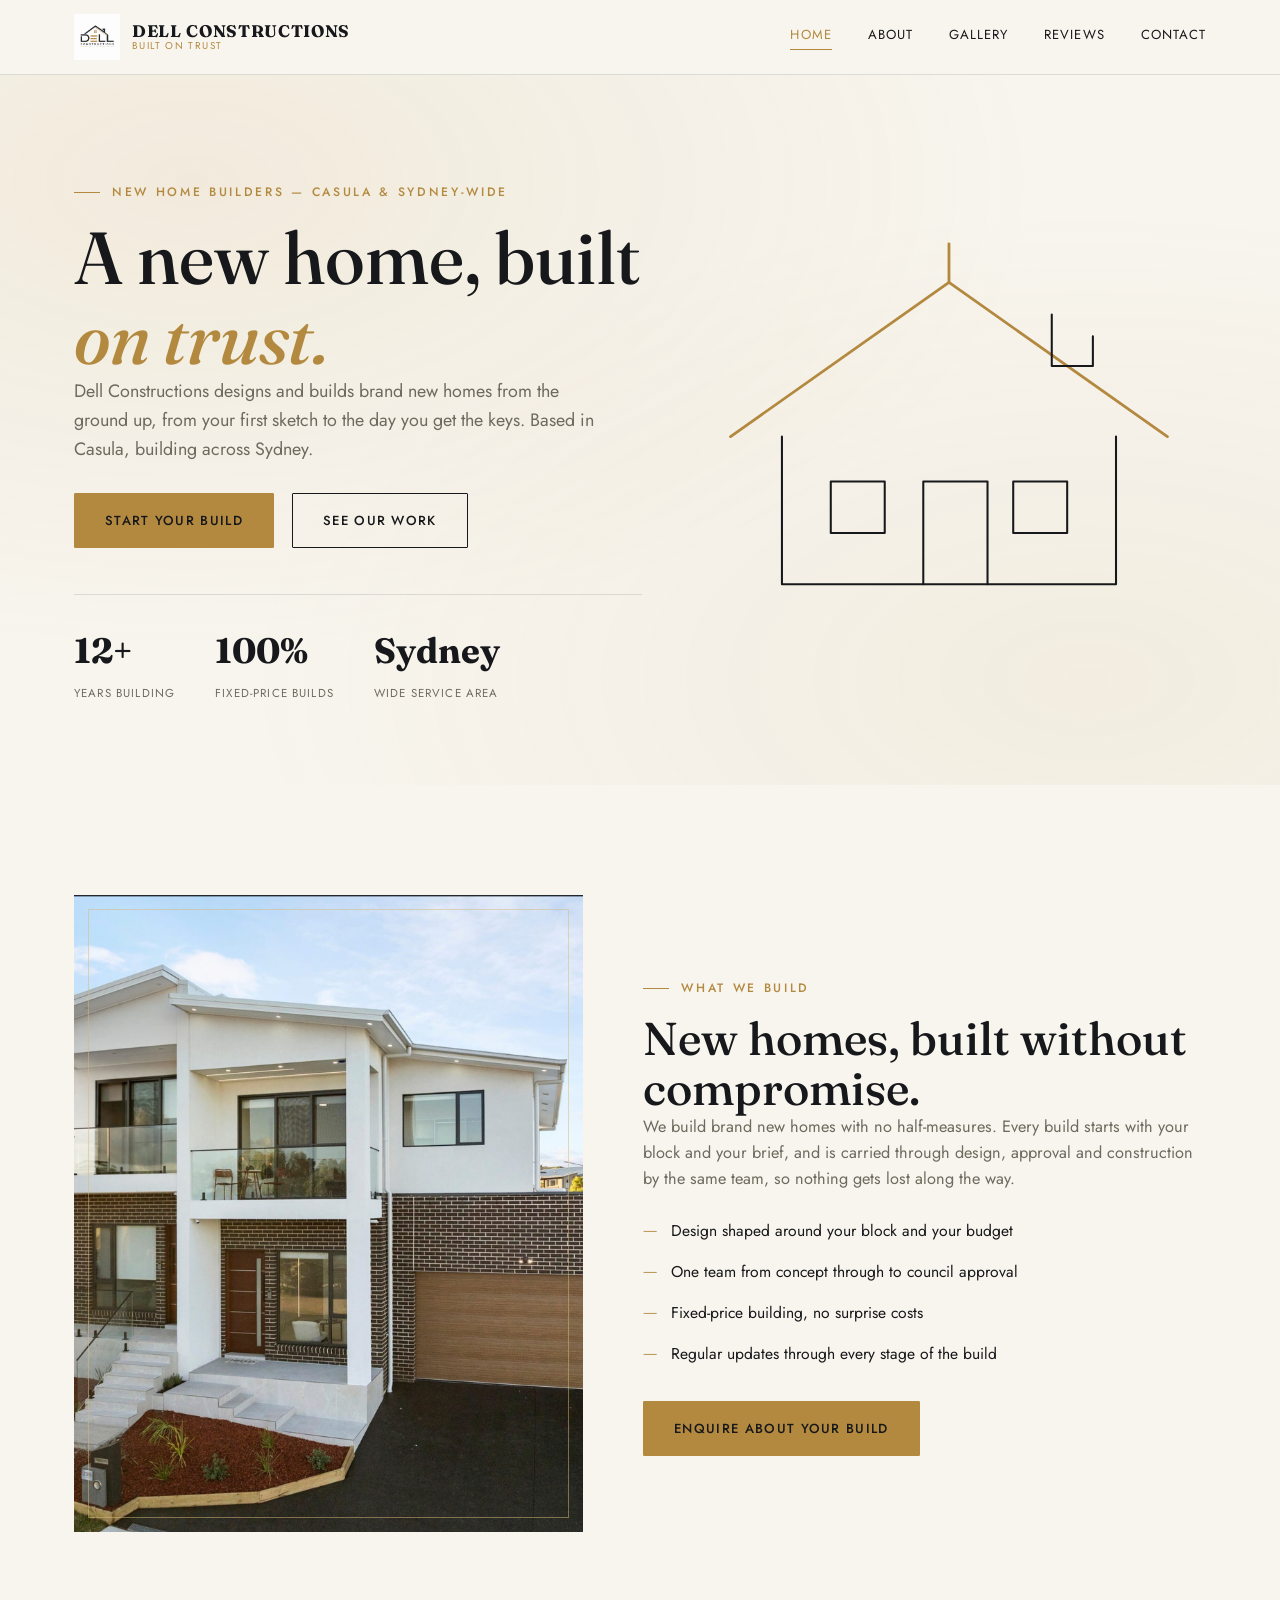
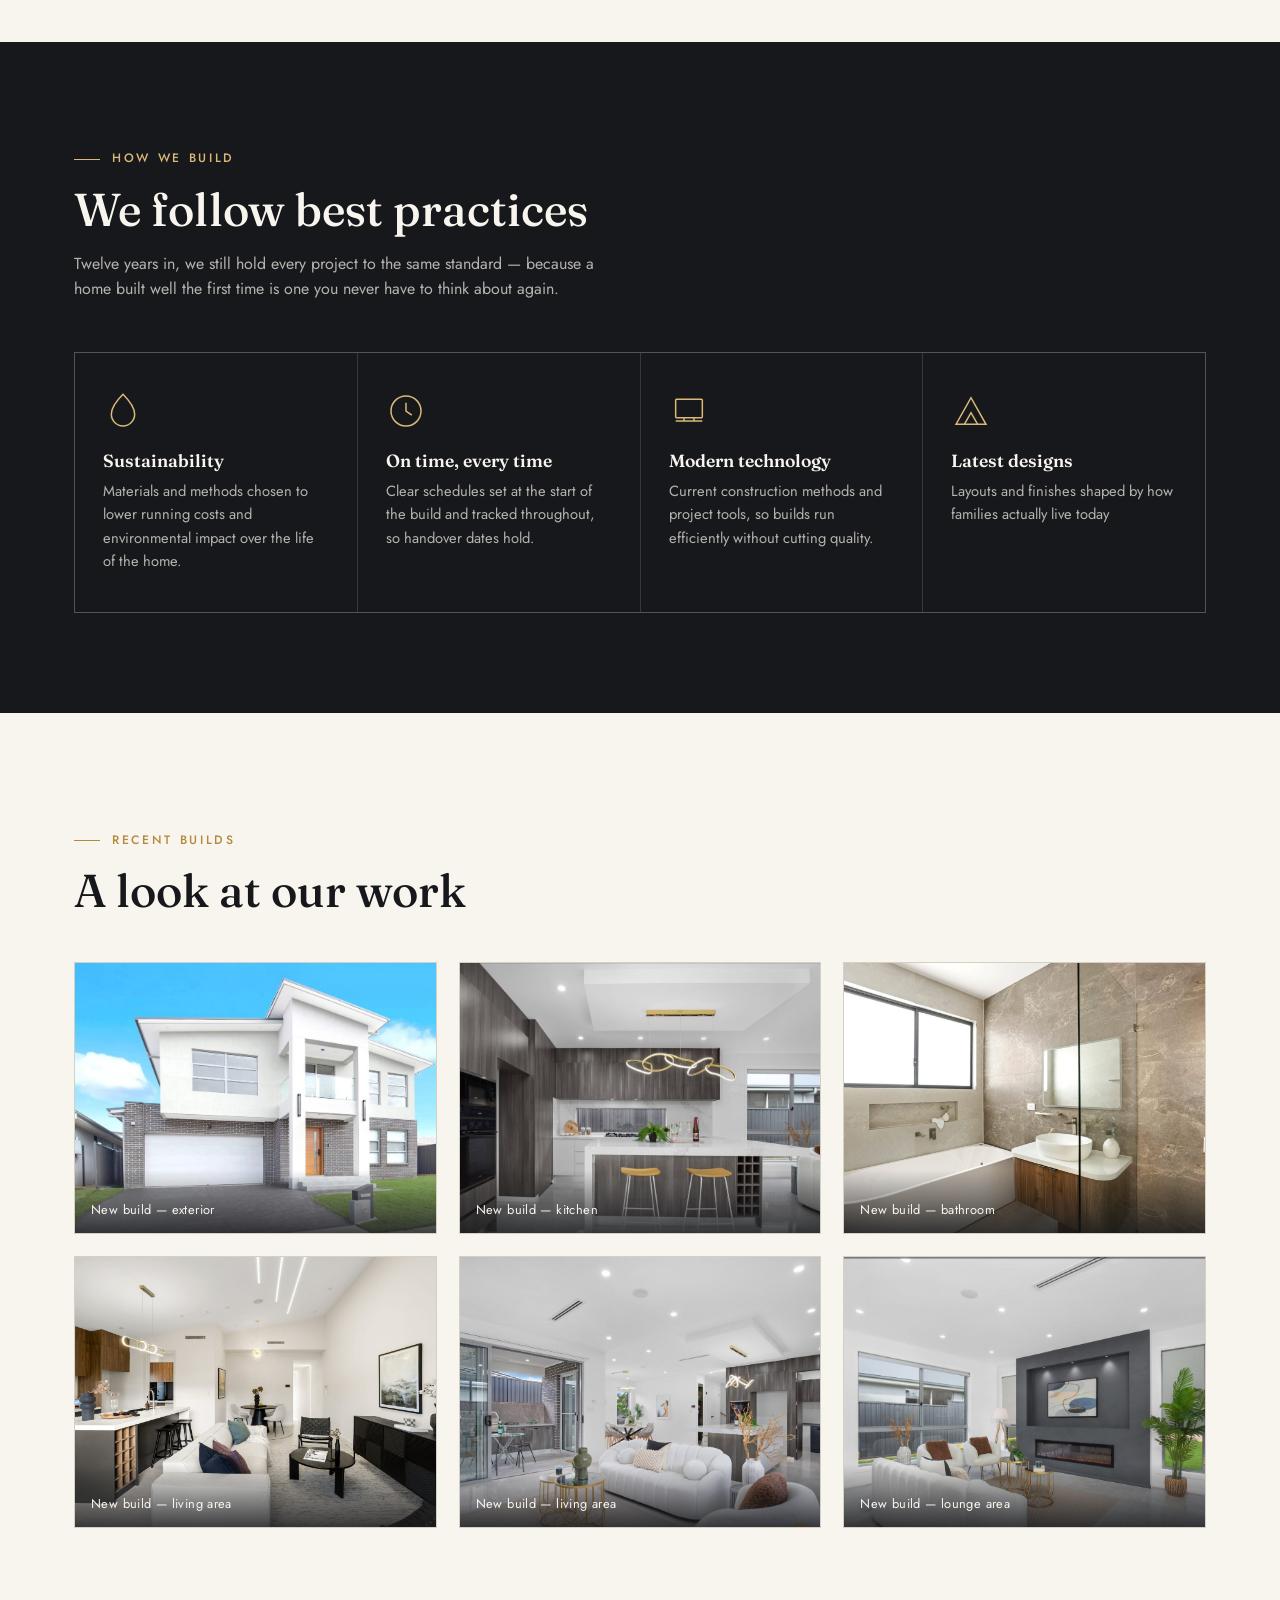
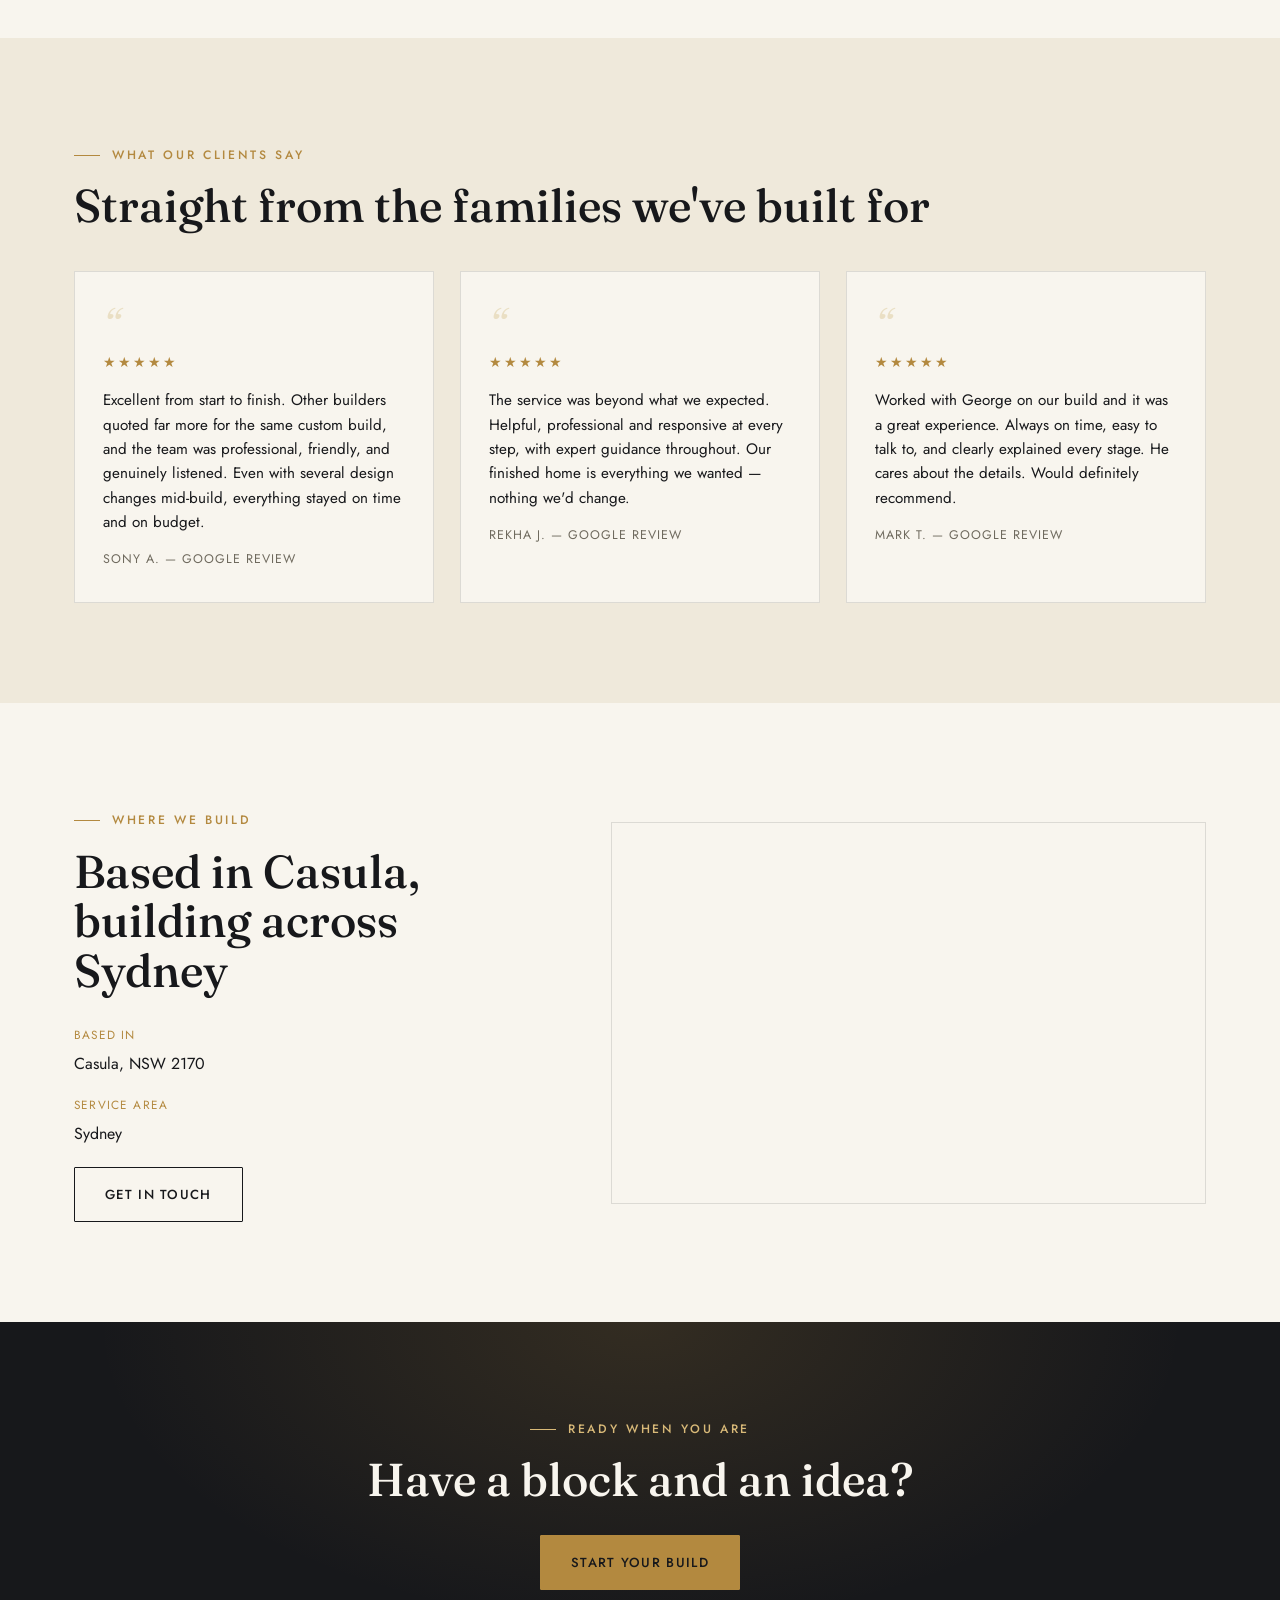
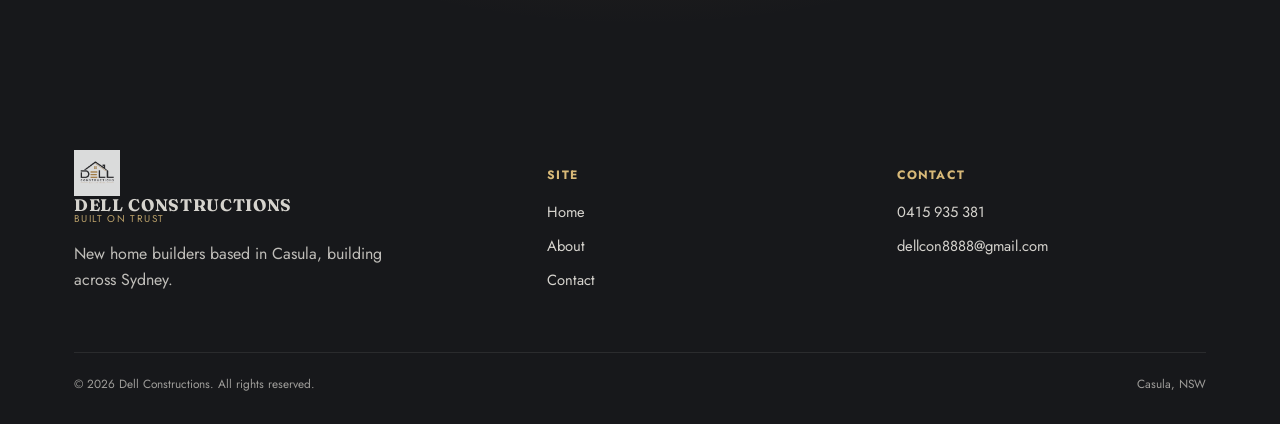
<file: index.html>
<!DOCTYPE html>
<html lang="en">
<head>
<meta charset="UTF-8">
<meta name="viewport" content="width=device-width, initial-scale=1.0">
<title>Dell Constructions | New Home Builders, Sydney</title>
<meta name="description" content="Dell Constructions builds brand new homes across Sydney, from first sketch to handover. Based in Casula, NSW.">
<link rel="icon" href="images/logo.png">
<link rel="preconnect" href="https://fonts.googleapis.com">
<link href="https://fonts.googleapis.com/css2?family=Fraunces:ital,wght@0,400;0,500;0,600;1,500&family=Jost:wght@400;500;600&display=swap" rel="stylesheet">
<link rel="stylesheet" href="style.css">
</head>
<body>

<header class="site-header">
  <div class="container">
    <a href="index.html" class="brand">
      <img src="images/logo.png" alt="Dell Constructions logo">
      <span class="brand-text"><strong>Dell Constructions</strong><span>Built on trust</span></span>
    </a>
    <nav class="main-nav">
      <a href="index.html" class="active">Home</a>
      <a href="about.html">About</a>
      <a href="index.html#gallery">Gallery</a>
      <a href="index.html#reviews">Reviews</a>
      <a href="contact.html">Contact</a>
    </nav>
    <button class="nav-toggle" aria-label="Toggle menu">
      <span></span><span></span><span></span>
    </button>
  </div>
</header>

<section class="hero">
  <div class="container">
    <div class="hero-content reveal">
      <p class="eyebrow">New home builders — Casula &amp; Sydney-wide</p>
      <h1>A new home, built <em>on trust.</em></h1>
      <p class="hero-sub">Dell Constructions designs and builds brand new homes from the ground up, from your first sketch to the day you get the keys. Based in Casula, building across Sydney.</p>
      <div class="hero-cta">
        <a href="contact.html" class="btn-primary">Start your build</a>
        <a href="#gallery" class="btn-ghost">See our work</a>
      </div>
      <div class="hero-stats">
        <div class="stat"><strong data-count="12" data-suffix="+">0</strong><small>Years building</small></div>
        <div class="stat"><strong data-count="100" data-suffix="%">0</strong><small>Fixed-price builds</small></div>
        <div class="stat"><strong>Sydney</strong><small>Wide service area</small></div>
      </div>
    </div>

    <div class="hero-art reveal reveal-delay-1">
      <svg viewBox="0 0 400 320" xmlns="http://www.w3.org/2000/svg">
        <path d="M30 160 L200 40 L370 160" class="gold-line" />
        <path d="M70 160 L70 275 L330 275 L330 160" />
        <path d="M180 275 L180 195 L230 195 L230 275" />
        <path d="M108 195 L150 195 L150 235 L108 235 Z" />
        <path d="M250 195 L292 195 L292 235 L250 235 Z" />
        <path d="M280 65 L280 105 L312 105 L312 82" />
        <line x1="200" y1="40" x2="200" y2="10" class="gold-line" />
      </svg>
    </div>
  </div>
</section>

<section class="feature">
  <div class="container">
  <div class="feature-media reveal">
  <img src="images/exterior2.jpg" alt="Dell Constructions new build">
</div>
    <div class="reveal reveal-delay-1">
      <p class="eyebrow">What we build</p>
      <h2>New homes, built without compromise.</h2>
      <p style="color:var(--muted); font-size:1.02rem;">We build brand new homes with no half-measures. Every build starts with your block and your brief, and is carried through design, approval and construction by the same team, so nothing gets lost along the way.</p>
      <ul class="feature-list">
        <li><span class="mark">—</span> Design shaped around your block and your budget</li>
        <li><span class="mark">—</span> One team from concept through to council approval</li>
        <li><span class="mark">—</span> Fixed-price building, no surprise costs</li>
        <li><span class="mark">—</span> Regular updates through every stage of the build</li>
      </ul>
      <a href="contact.html" class="btn-primary">Enquire about your build</a>
    </div>
  </div>
</section>

<section class="practices">
  <div class="container">
    <p class="eyebrow reveal">How we build</p>
    <h2 class="reveal">We follow best practices</h2>
    <p class="practices-sub reveal">Twelve years in, we still hold every project to the same standard — because a home built well the first time is one you never have to think about again.</p>
    <div class="practices-grid">
      <div class="practice-card reveal">
        <div class="icon"><svg viewBox="0 0 48 48" fill="none" stroke="currentColor" stroke-width="1.8"><path d="M24 4c8 8 14 16 14 24a14 14 0 0 1-28 0c0-8 6-16 14-24z"/></svg></div>
        <h3>Sustainability</h3>
        <p>Materials and methods chosen to lower running costs and environmental impact over the life of the home.</p>
      </div>
      <div class="practice-card reveal reveal-delay-1">
        <div class="icon"><svg viewBox="0 0 48 48" fill="none" stroke="currentColor" stroke-width="1.8"><circle cx="24" cy="24" r="18"/><path d="M24 14v10l7 5"/></svg></div>
        <h3>On time, every time</h3>
        <p>Clear schedules set at the start of the build and tracked throughout, so handover dates hold.</p>
      </div>
      <div class="practice-card reveal reveal-delay-2">
        <div class="icon"><svg viewBox="0 0 48 48" fill="none" stroke="currentColor" stroke-width="1.8"><rect x="8" y="10" width="32" height="22" rx="1"/><path d="M8 36h32M18 32v4M30 32v4"/></svg></div>
        <h3>Modern technology</h3>
        <p>Current construction methods and project tools, so builds run efficiently without cutting quality.</p>
      </div>
      <div class="practice-card reveal reveal-delay-3">
        <div class="icon"><svg viewBox="0 0 48 48" fill="none" stroke="currentColor" stroke-width="1.8"><path d="M6 40L24 8l18 32z"/><path d="M16 40l8-14 8 14"/></svg></div>
        <h3>Latest designs</h3>
        <p>Layouts and finishes shaped by how families actually live today</p>
      </div>
    </div>
  </div>
</section>

<section class="gallery" id="gallery">
  <div class="container">
    <div class="gallery-head reveal">
      <div>
        <p class="eyebrow">Recent builds</p>
        <h2>A look at our work</h2>
      </div>
    </div>
    <div class="gallery-grid reveal reveal-delay-1"><!-- filled by script.js --></div>
  </div>
</section>

<section class="reviews" id="reviews">
  <div class="container">
    <p class="eyebrow reveal">What our clients say</p>
    <h2 class="reveal">Straight from the families we've built for</h2>
    <div class="reviews-grid"><!-- filled by script.js --></div>
  </div>
</section>

<section class="location">
  <div class="container">
    <div class="reveal">
      <p class="eyebrow">Where we build</p>
      <h2>Based in Casula, building across Sydney</h2>
      <div class="location-detail" style="margin-top:30px;">
        <div class="label">Based in</div>
        <p style="margin:0;">Casula, NSW 2170</p>
      </div>
      <div class="location-detail">
        <div class="label">Service area</div>
        <p style="margin:0;">Sydney</p>
      </div>
      <a href="contact.html" class="btn-ghost">Get in touch</a>
    </div>
    <div class="map-embed reveal reveal-delay-1">
      <iframe
        src="https://www.google.com/maps?q=Casula+NSW+2170,+Australia&output=embed"
        loading="lazy"
        referrerpolicy="no-referrer-when-downgrade"
        allowfullscreen></iframe>
    </div>
  </div>
</section>

<section class="cta-band">
  <div class="container reveal">
    <p class="eyebrow">Ready when you are</p>
    <h2>Have a block and an idea?</h2>
    <a href="contact.html" class="btn-primary">Start your build</a>
  </div>
</section>

<footer class="site-footer">
  <div class="container">
    <div class="footer-grid">
      <div>
        <a href="index.html" class="brand">
          <img src="images/logo.png" alt="Dell Constructions logo">
          <span class="brand-text"><strong>Dell Constructions</strong><span>Built on trust</span></span>
        </a>
        <p style="margin-top:16px; opacity:0.75; max-width:32ch;">New home builders based in Casula, building across Sydney.</p>
      </div>
      <div>
        <h4>Site</h4>
        <a href="index.html">Home</a>
        <a href="about.html">About</a>
        <a href="contact.html">Contact</a>
      </div>
      <div>
        <h4>Contact</h4>
        <a href="tel:0415935381">0415 935 381</a>
        <a href="mailto:georkul@gmail.com">dellcon8888@gmail.com</a>
      </div>
    </div>
    <div class="footer-bottom">
      <span>© <span id="year"></span> Dell Constructions. All rights reserved.</span>
      <span>Casula, NSW</span>
    </div>
  </div>
</footer>

<script src="script.js"></script>
<script>document.getElementById("year").textContent = new Date().getFullYear();</script>
</body>
</html>
</file>
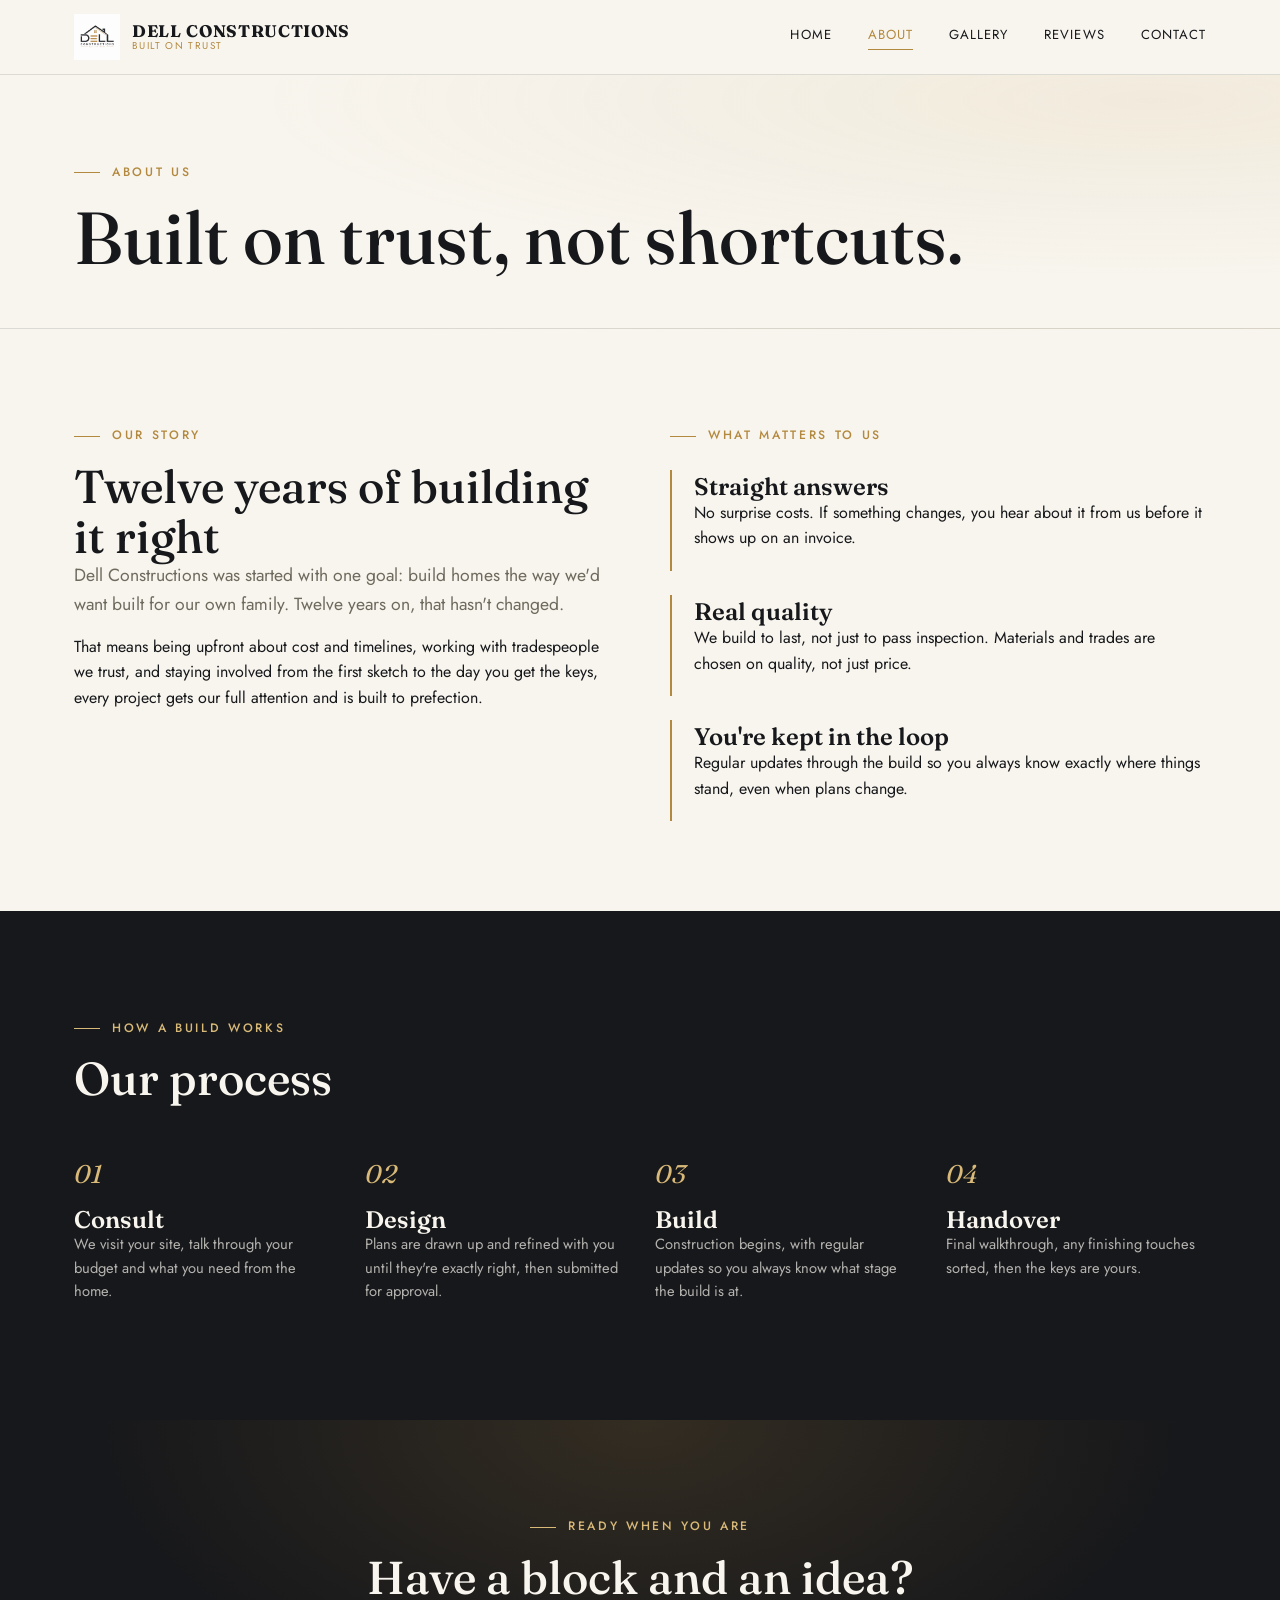
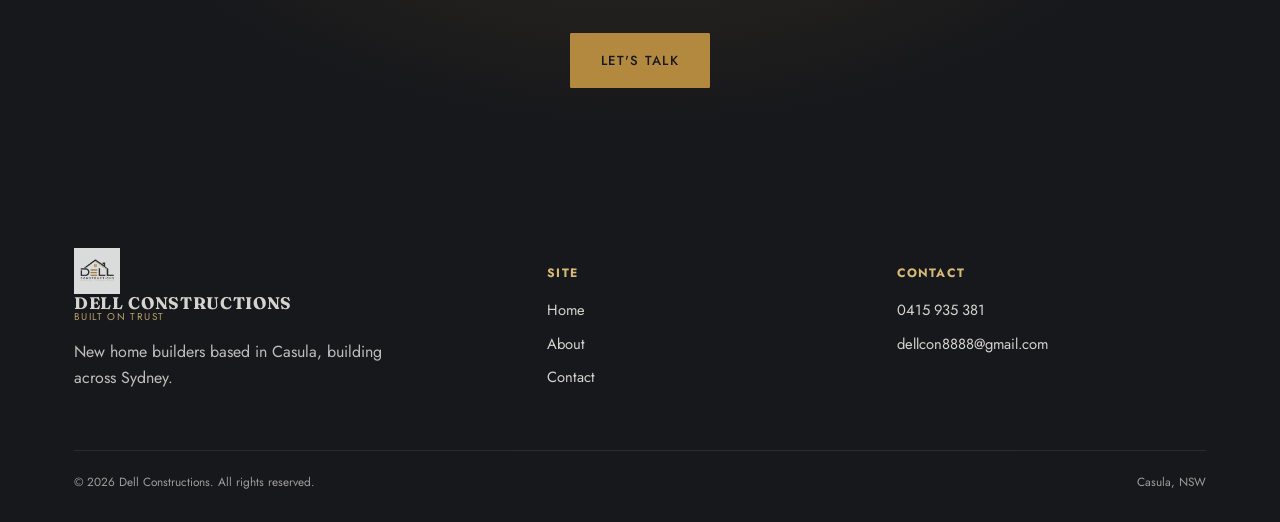
<file: about.html>
<!DOCTYPE html>
<html lang="en">
<head>
<meta charset="UTF-8">
<meta name="viewport" content="width=device-width, initial-scale=1.0">
<title>About | Dell Constructions</title>
<meta name="description" content="Dell Constructions is a new home builder based in Casula, NSW. Learn about our story, values and build process.">
<link rel="icon" href="images/logo.png">
<link rel="preconnect" href="https://fonts.googleapis.com">
<link href="https://fonts.googleapis.com/css2?family=Fraunces:ital,wght@0,400;0,500;0,600;1,500&family=Jost:wght@400;500;600&display=swap" rel="stylesheet">
<link rel="stylesheet" href="style.css">
</head>
<body>

<header class="site-header">
  <div class="container">
    <a href="index.html" class="brand">
      <img src="images/logo.png" alt="Dell Constructions logo">
      <span class="brand-text"><strong>Dell Constructions</strong><span>Built on trust</span></span>
    </a>
    <nav class="main-nav">
      <a href="index.html">Home</a>
      <a href="about.html" class="active">About</a>
      <a href="index.html#gallery">Gallery</a>
      <a href="index.html#reviews">Reviews</a>
      <a href="contact.html">Contact</a>
    </nav>
    <button class="nav-toggle" aria-label="Toggle menu">
      <span></span><span></span><span></span>
    </button>
  </div>
</header>

<section class="page-header">
  <div class="container reveal">
    <p class="eyebrow">About us</p>
    <h1>Built on trust, not shortcuts.</h1>
  </div>
</section>

<section class="about-story">
  <div class="container">
    <div class="reveal">
      <p class="eyebrow">Our story</p>
      <h2>Twelve years of building it right</h2>
      <p class="lede">Dell Constructions was started with one goal: build homes the way we'd want built for our own family. Twelve years on, that hasn't changed.</p>
      <p>That means being upfront about cost and timelines, working with tradespeople we trust, and staying involved from the first sketch to the day you get the keys, every project gets our full attention and is built to prefection.</p>
    </div>
    <div class="reveal reveal-delay-1">
      <p class="eyebrow">What matters to us</p>
      <div class="values-grid">
        <div class="value-card">
          <h3>Straight answers</h3>
          <p>No surprise costs. If something changes, you hear about it from us before it shows up on an invoice.</p>
        </div>
        <div class="value-card">
          <h3>Real quality</h3>
          <p>We build to last, not just to pass inspection. Materials and trades are chosen on quality, not just price.</p>
        </div>
        <div class="value-card">
          <h3>You're kept in the loop</h3>
          <p>Regular updates through the build so you always know exactly where things stand, even when plans change.</p>
        </div>
      </div>
    </div>
  </div>
</section>

<section class="process">
  <div class="container">
    <p class="eyebrow reveal">How a build works</p>
    <h2 class="reveal">Our process</h2>
    <div class="process-steps">
      <div class="process-step reveal">
        <div class="num">01</div>
        <h3>Consult</h3>
        <p>We visit your site, talk through your budget and what you need from the home.</p>
      </div>
      <div class="process-step reveal reveal-delay-1">
        <div class="num">02</div>
        <h3>Design</h3>
        <p>Plans are drawn up and refined with you until they're exactly right, then submitted for approval.</p>
      </div>
      <div class="process-step reveal reveal-delay-2">
        <div class="num">03</div>
        <h3>Build</h3>
        <p>Construction begins, with regular updates so you always know what stage the build is at.</p>
      </div>
      <div class="process-step reveal reveal-delay-3">
        <div class="num">04</div>
        <h3>Handover</h3>
        <p>Final walkthrough, any finishing touches sorted, then the keys are yours.</p>
      </div>
    </div>
  </div>
</section>

<section class="cta-band">
  <div class="container reveal">
    <p class="eyebrow">Ready when you are</p>
    <h2>Have a block and an idea?</h2>
    <a href="contact.html" class="btn-primary">Let's talk</a>
  </div>
</section>

<footer class="site-footer">
  <div class="container">
    <div class="footer-grid">
      <div>
        <a href="index.html" class="brand">
          <img src="images/logo.png" alt="Dell Constructions logo">
          <span class="brand-text"><strong>Dell Constructions</strong><span>Built on trust</span></span>
        </a>
        <p style="margin-top:16px; opacity:0.75; max-width:32ch;">New home builders based in Casula, building across Sydney.</p>
      </div>
      <div>
        <h4>Site</h4>
        <a href="index.html">Home</a>
        <a href="about.html">About</a>
        <a href="contact.html">Contact</a>
      </div>
      <div>
        <h4>Contact</h4>
        <a href="tel:0415935381">0415 935 381</a>
        <a href="mailto:georkul@gmail.com">dellcon8888@gmail.com</a>
      </div>
    </div>
    <div class="footer-bottom">
      <span>© <span id="year"></span> Dell Constructions. All rights reserved.</span>
      <span>Casula, NSW</span>
    </div>
  </div>
</footer>

<script src="script.js"></script>
<script>document.getElementById("year").textContent = new Date().getFullYear();</script>
</body>
</html>
</file>
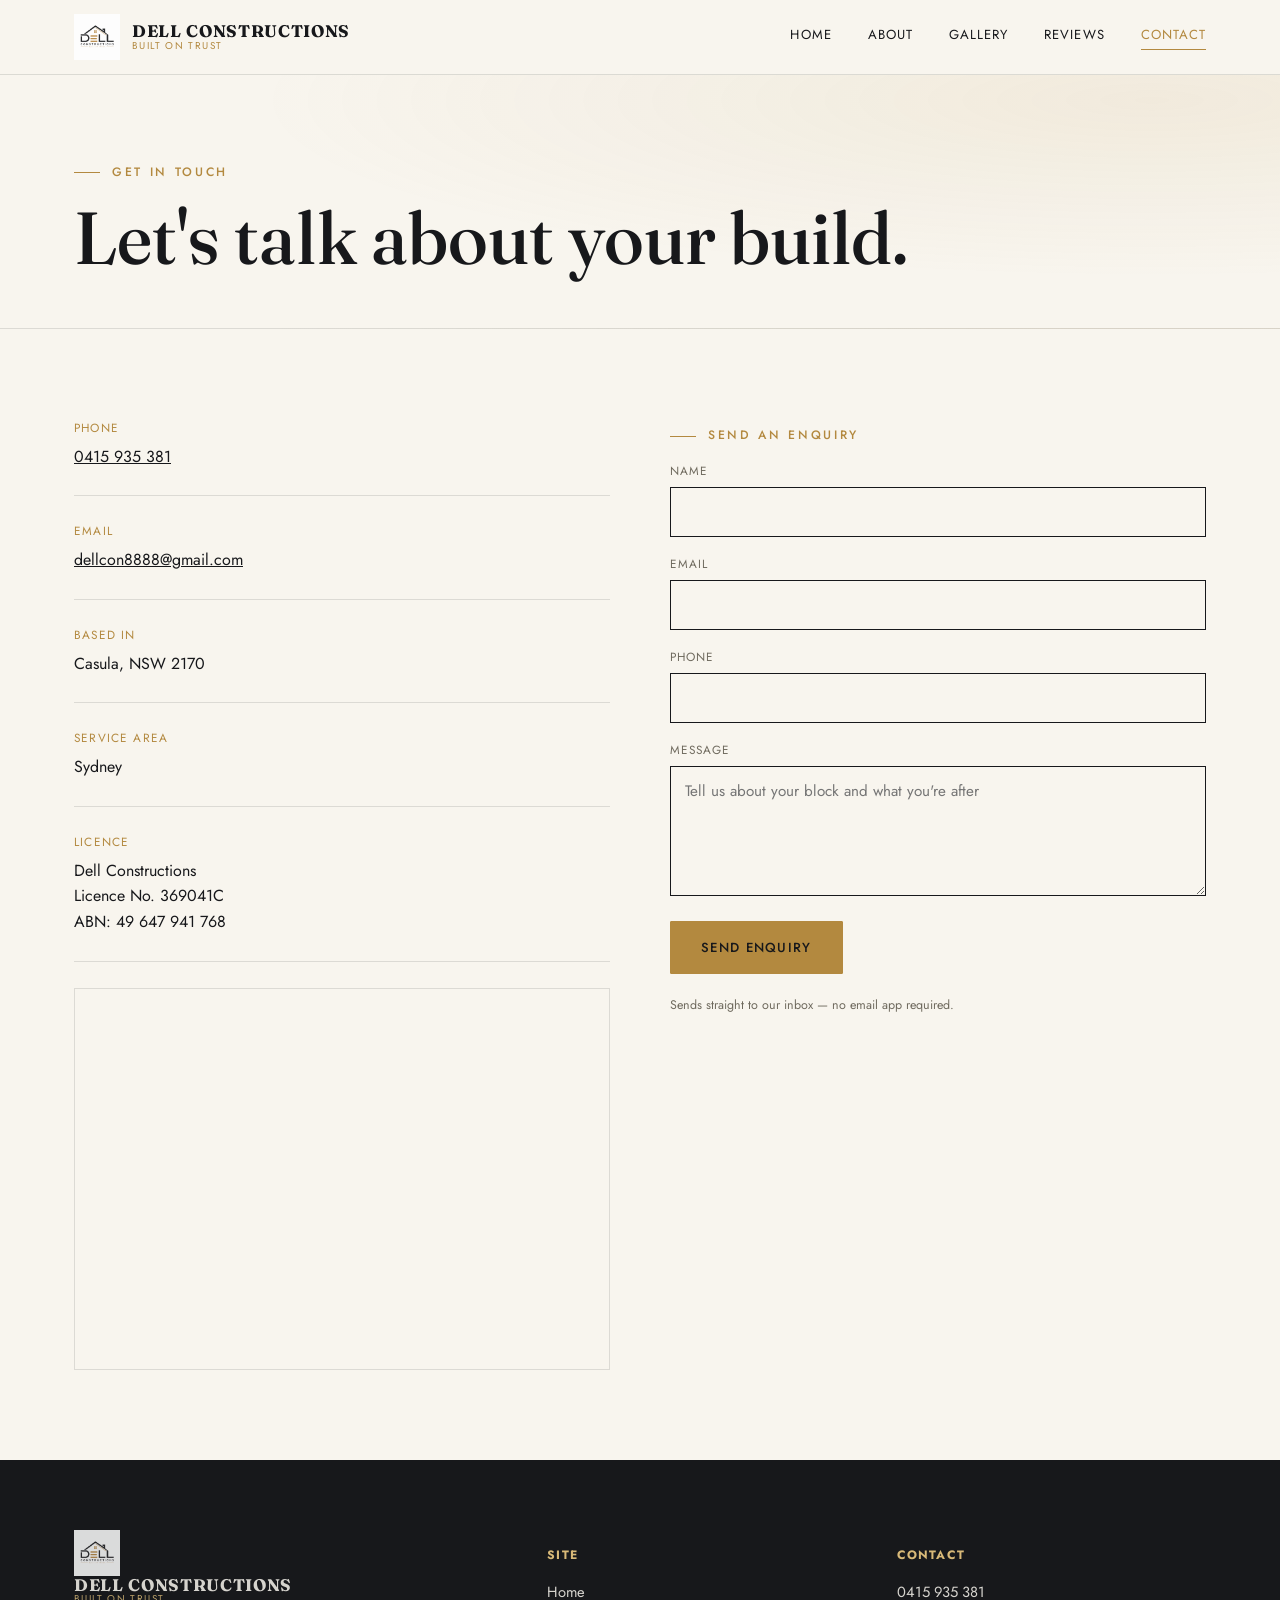
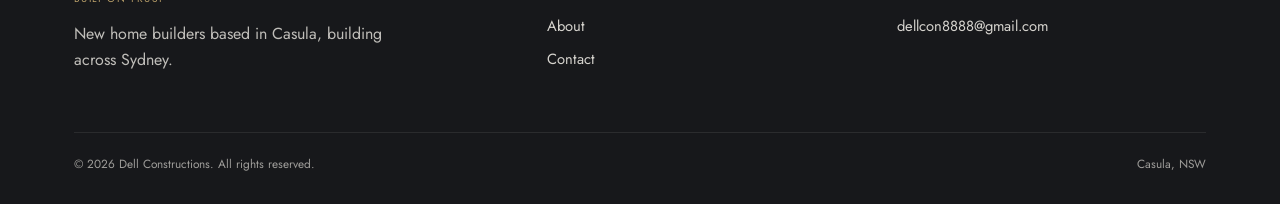
<file: contact.html>
<!DOCTYPE html>
<html lang="en">
<head>
<meta charset="UTF-8">
<meta name="viewport" content="width=device-width, initial-scale=1.0">
<title>Contact | Dell Constructions</title>
<meta name="description" content="Get in touch with Dell Constructions to start your new home build in Casula or Sydney-wide.">
<link rel="icon" href="images/logo.png">
<link rel="preconnect" href="https://fonts.googleapis.com">
<link href="https://fonts.googleapis.com/css2?family=Fraunces:ital,wght@0,400;0,500;0,600;1,500&family=Jost:wght@400;500;600&display=swap" rel="stylesheet">
<link rel="stylesheet" href="style.css">
</head>
<body>

<header class="site-header">
  <div class="container">
    <a href="index.html" class="brand">
      <img src="images/logo.png" alt="Dell Constructions logo">
      <span class="brand-text"><strong>Dell Constructions</strong><span>Built on trust</span></span>
    </a>
    <nav class="main-nav">
      <a href="index.html">Home</a>
      <a href="about.html">About</a>
      <a href="index.html#gallery">Gallery</a>
      <a href="index.html#reviews">Reviews</a>
      <a href="contact.html" class="active">Contact</a>
    </nav>
    <button class="nav-toggle" aria-label="Toggle menu">
      <span></span><span></span><span></span>
    </button>
  </div>
</header>

<section class="page-header">
  <div class="container reveal">
    <p class="eyebrow">Get in touch</p>
    <h1>Let's talk about your build.</h1>
  </div>
</section>

<section class="contact-section">
  <div class="container contact-grid">
    <div class="contact-details reveal">
      <div class="detail">
        <div class="label">Phone</div>
        <a href="tel:0415935381">0415 935 381</a>
      </div>
      <div class="detail">
        <div class="label">Email</div>
        <a href="mailto:dellcon8888@gmail.com">dellcon8888@gmail.com</a>
      </div>
      <div class="detail">
        <div class="label">Based in</div>
        <p style="margin:0;">Casula, NSW 2170</p>
      </div>
      <div class="detail">
        <div class="label">Service area</div>
        <p style="margin:0;">Sydney</p>
      </div>

      <div class="detail">
  <div class="label">Licence</div>
  <p style="margin:0;">Dell Constructions<br>Licence No. 369041C<br>ABN: 49 647 941 768</p>
</div>
      
      <div class="map-embed">
        <iframe
          src="https://www.google.com/maps?q=Casula+NSW+2170,+Australia&output=embed"
          loading="lazy"
          referrerpolicy="no-referrer-when-downgrade"
          allowfullscreen></iframe>
      </div>
    </div>

    <div class="reveal reveal-delay-1">
      <p class="eyebrow">Send an enquiry</p>
      <form class="contact-form" action="https://formspree.io/f/xwvdykae" method="POST">
        <div>
          <label for="name">Name</label>
          <input type="text" id="name" name="name" required>
        </div>
        <div>
          <label for="email">Email</label>
          <input type="email" id="email" name="email" required>
        </div>
        <div>
          <label for="phone">Phone</label>
          <input type="tel" id="phone" name="phone">
        </div>
        <div>
          <label for="message">Message</label>
          <textarea id="message" name="message" required placeholder="Tell us about your block and what you're after"></textarea>
        </div>
        <button type="submit" class="btn-primary">Send enquiry</button>
        <p class="form-note">Sends straight to our inbox — no email app required.</p>
      </form>
    </div>
  </div>
</section>

<footer class="site-footer">
  <div class="container">
    <div class="footer-grid">
      <div>
        <a href="index.html" class="brand">
          <img src="images/logo.png" alt="Dell Constructions logo">
          <span class="brand-text"><strong>Dell Constructions</strong><span>Built on trust</span></span>
        </a>
        <p style="margin-top:16px; opacity:0.75; max-width:32ch;">New home builders based in Casula, building across Sydney.</p>
      </div>
      <div>
        <h4>Site</h4>
        <a href="index.html">Home</a>
        <a href="about.html">About</a>
        <a href="contact.html">Contact</a>
      </div>
      <div>
        <h4>Contact</h4>
        <a href="tel:0415935381">0415 935 381</a>
        <a href="mailto:dellcon8888@gmail.com">dellcon8888@gmail.com</a>
      </div>
    </div>
    <div class="footer-bottom">
      <span>© <span id="year"></span> Dell Constructions. All rights reserved.</span>
      <span>Casula, NSW</span>
    </div>
  </div>
</footer>

<script src="script.js"></script>
<script>document.getElementById("year").textContent = new Date().getFullYear();</script>
</body>
</html>
</file>
<file: style.css>
/* ============================================================
   DELL CONSTRUCTIONS — STYLESHEET (v2, luxury theme)
   ============================================================ */

:root {
  --ink: #17181b;            /* near-black charcoal, primary text/dark bg */
  --panel: #1f2024;          /* slightly lighter dark, panel sections */
  --cream: #f8f5ee;          /* warm ivory, main background */
  --cream-dim: #efe9db;      /* deeper ivory, alt section bg */
  --gold: #b3893f;           /* primary gold accent */
  --gold-light: #d8b978;     /* lighter gold, hovers/highlights */
  --gold-pale: #eadfc4;      /* faint gold tint for borders/washes */
  --muted: #6f6a5e;          /* secondary text on cream */
  --muted-light: rgba(248,245,238,0.7); /* secondary text on dark */
  --line: rgba(23,24,27,0.12);
  --line-dark: rgba(248,245,238,0.14);

  --font-display: "Fraunces", serif;
  --font-body: "Jost", sans-serif;
}

* { box-sizing: border-box; }
html { scroll-behavior: smooth; }

body {
  margin: 0;
  font-family: var(--font-body);
  background: var(--cream);
  color: var(--ink);
  line-height: 1.6;
  -webkit-font-smoothing: antialiased;
}

img { max-width: 100%; display: block; }
a { color: inherit; }

h1, h2, h3 {
  font-family: var(--font-display);
  font-weight: 600;
  line-height: 1.08;
  margin: 0;
}

h1 { font-size: clamp(2.6rem, 6vw, 4.6rem); font-weight: 500; }
h2 { font-size: clamp(1.9rem, 3.6vw, 2.9rem); font-weight: 500; }
h3 { font-size: clamp(1.2rem, 2vw, 1.5rem); font-weight: 600; }

em { font-style: italic; color: var(--gold); }

p { margin: 0 0 1rem; }

.eyebrow {
  font-family: var(--font-body);
  font-size: 0.76rem;
  font-weight: 500;
  letter-spacing: 0.22em;
  text-transform: uppercase;
  color: var(--gold);
  margin-bottom: 1rem;
  display: inline-flex;
  align-items: center;
  gap: 12px;
}
.eyebrow::before {
  content: "";
  width: 26px;
  height: 1px;
  background: var(--gold);
  display: inline-block;
}

.container {
  max-width: 1180px;
  margin: 0 auto;
  padding: 0 24px;
}

/* ---------- scroll reveal ---------- */
.reveal {
  opacity: 0;
  transform: translateY(26px);
  transition: opacity 0.8s ease, transform 0.8s ease;
}
.reveal.in-view { opacity: 1; transform: translateY(0); }
.reveal-delay-1.in-view { transition-delay: 0.12s; }
.reveal-delay-2.in-view { transition-delay: 0.24s; }
.reveal-delay-3.in-view { transition-delay: 0.36s; }

@media (prefers-reduced-motion: reduce) {
  .reveal { opacity: 1; transform: none; transition: none; }
  html { scroll-behavior: auto; }
}

/* ---------- buttons ---------- */
.btn-primary, .btn-ghost {
  display: inline-flex;
  align-items: center;
  gap: 10px;
  font-family: var(--font-body);
  font-size: 0.82rem;
  font-weight: 500;
  letter-spacing: 0.1em;
  text-transform: uppercase;
  text-decoration: none;
  padding: 16px 30px;
  border-radius: 1px;
  transition: all 0.3s ease;
  position: relative;
}

.btn-primary {
  background: var(--gold);
  color: var(--ink);
  border: 1px solid var(--gold);
}
.btn-primary:hover { background: var(--gold-light); border-color: var(--gold-light); transform: translateY(-2px); }

.btn-ghost {
  background: transparent;
  color: inherit;
  border: 1px solid currentColor;
}
.btn-ghost:hover { background: var(--ink); color: var(--cream); border-color: var(--ink); transform: translateY(-2px); }

/* ============================================================
   HEADER
   ============================================================ */
.site-header {
  position: sticky;
  top: 0;
  z-index: 50;
  background: rgba(248,245,238,0.92);
  backdrop-filter: blur(8px);
  border-bottom: 1px solid var(--line);
}

.site-header .container {
  display: flex;
  align-items: center;
  justify-content: space-between;
  padding-top: 14px;
  padding-bottom: 14px;
}

.brand {
  display: flex;
  align-items: center;
  gap: 12px;
  text-decoration: none;
  color: var(--ink);
}
.brand img { height: 46px; width: auto; }
.brand .brand-text { display: flex; flex-direction: column; line-height: 1.1; }
.brand .brand-text strong {
  font-family: var(--font-display);
  font-size: 1.05rem;
  letter-spacing: 0.04em;
  text-transform: uppercase;
}
.brand .brand-text span {
  font-size: 0.62rem;
  letter-spacing: 0.14em;
  text-transform: uppercase;
  color: var(--gold);
}

.main-nav {
  display: flex;
  align-items: center;
  gap: 36px;
}

.main-nav a {
  font-size: 0.82rem;
  letter-spacing: 0.08em;
  text-transform: uppercase;
  text-decoration: none;
  color: var(--ink);
  padding-bottom: 4px;
  border-bottom: 1px solid transparent;
  transition: border-color 0.25s ease, color 0.25s ease;
}
.main-nav a:hover,
.main-nav a.active { border-bottom-color: var(--gold); color: var(--gold); }

.nav-toggle {
  display: none;
  flex-direction: column;
  gap: 5px;
  background: none;
  border: none;
  cursor: pointer;
  padding: 6px;
}
.nav-toggle span { width: 26px; height: 1px; background: var(--ink); }

@media (max-width: 820px) {
  .main-nav {
    position: absolute;
    top: 100%;
    left: 0;
    right: 0;
    background: var(--cream);
    flex-direction: column;
    align-items: flex-start;
    gap: 0;
    border-bottom: 1px solid var(--line);
    max-height: 0;
    overflow: hidden;
    transition: max-height 0.3s ease;
  }
  .main-nav.open { max-height: 340px; }
  .main-nav a { width: 100%; padding: 16px 24px; border-bottom: 1px solid var(--line); }
  .nav-toggle { display: flex; }
}

/* ============================================================
   HERO
   ============================================================ */
.hero {
  position: relative;
  overflow: hidden;
  padding: 100px 0 80px;
  background:
    radial-gradient(ellipse at 15% 15%, rgba(179,137,63,0.10), transparent 55%),
    radial-gradient(ellipse at 85% 85%, rgba(179,137,63,0.08), transparent 55%),
    var(--cream);
}

.hero .container {
  display: grid;
  grid-template-columns: 1.05fr 0.95fr;
  gap: 50px;
  align-items: center;
}

.hero-sub {
  max-width: 48ch;
  font-size: 1.12rem;
  color: var(--muted);
}

.hero-cta {
  display: flex;
  gap: 18px;
  margin: 30px 0 46px;
  flex-wrap: wrap;
}

.hero-stats {
  display: flex;
  gap: 40px;
  flex-wrap: wrap;
  border-top: 1px solid var(--line);
  padding-top: 28px;
}
.hero-stats .stat strong {
  display: block;
  font-family: var(--font-display);
  font-size: 2.2rem;
  color: var(--ink);
}
.hero-stats .stat small {
  font-size: 0.72rem;
  letter-spacing: 0.1em;
  text-transform: uppercase;
  color: var(--muted);
}

.hero-art { position: relative; }
.hero-art svg { width: 100%; height: auto; }
.hero-art path, .hero-art line {
  fill: none;
  stroke: var(--ink);
  stroke-width: 1.6;
  stroke-linecap: round;
  stroke-linejoin: round;
  stroke-dasharray: 1500;
  stroke-dashoffset: 1500;
  transition: stroke-dashoffset 2.4s ease;
}
.hero-art .gold-line { stroke: var(--gold); stroke-width: 2.2; }
.hero-art.drawn path, .hero-art.drawn line { stroke-dashoffset: 0; }

.hero-art .shine {
  stroke: url(#goldShine);
}

/* ============================================================
   FEATURE (single "what we build" section, image + text)
   ============================================================ */
.feature { padding: 110px 0; background: var(--cream); }
.feature .container {
  display: grid;
  grid-template-columns: 0.95fr 1.05fr;
  gap: 60px;
  align-items: center;
}
.feature-media {
  aspect-ratio: 4/5;
  background: var(--panel);
  overflow: hidden;
  position: relative;
}
.feature-media img { width: 100%; height: 100%; object-fit: cover; }
.feature-media .frame-note {
  position: absolute; inset: 0;
  display: flex; align-items: center; justify-content: center;
  text-align: center; color: var(--muted-light);
  font-size: 0.8rem; letter-spacing: 0.05em; padding: 30px;
}
.feature-media::after {
  content: "";
  position: absolute; inset: 14px;
  border: 1px solid rgba(216,185,120,0.5);
  pointer-events: none;
}

.feature-list {
  list-style: none;
  padding: 0;
  margin: 26px 0 34px;
  display: grid;
  gap: 16px;
}
.feature-list li {
  display: flex;
  align-items: flex-start;
  gap: 14px;
  font-size: 0.98rem;
}
.feature-list .mark {
  color: var(--gold);
  font-family: var(--font-display);
  font-style: italic;
  font-size: 1.1rem;
  line-height: 1.4;
}

@media (max-width: 900px) {
  .feature .container { grid-template-columns: 1fr; }
  .feature-media { order: -1; }
}

/* ============================================================
   BEST PRACTICES
   ============================================================ */
.practices {
  padding: 100px 0;
  background: var(--ink);
  color: var(--cream);
  position: relative;
}
.practices .eyebrow { color: var(--gold-light); }
.practices .eyebrow::before { background: var(--gold-light); }
.practices h2 { color: var(--cream); }
.practices-sub { color: var(--muted-light); max-width: 56ch; margin-top: 16px; }

.practices-grid {
  display: grid;
  grid-template-columns: repeat(4, 1fr);
  gap: 1px;
  background: var(--line-dark);
  margin-top: 50px;
  border: 1px solid var(--line-dark);
}
.practice-card {
  background: var(--ink);
  padding: 38px 28px;
  transition: background 0.35s ease;
}
.practice-card:hover { background: #22242a; }
.practice-card .icon {
  width: 40px; height: 40px;
  color: var(--gold-light);
  margin-bottom: 20px;
}
.practice-card .icon svg { width: 100%; height: 100%; }
.practice-card h3 { color: var(--cream); font-size: 1.1rem; margin-bottom: 10px; }
.practice-card p { color: var(--muted-light); font-size: 0.92rem; margin: 0; }

@media (max-width: 900px) { .practices-grid { grid-template-columns: repeat(2, 1fr); } }
@media (max-width: 560px) { .practices-grid { grid-template-columns: 1fr; } }

/* ============================================================
   GALLERY
   ============================================================ */
.gallery { padding: 110px 0; }
.gallery-head {
  display: flex;
  justify-content: space-between;
  align-items: flex-end;
  flex-wrap: wrap;
  gap: 20px;
  margin-bottom: 46px;
}

.gallery-grid {
  display: grid;
  grid-template-columns: repeat(3, 1fr);
  gap: 22px;
}
.gallery-item {
  aspect-ratio: 4/3;
  overflow: hidden;
  position: relative;
  background: var(--cream-dim);
  border: 1px solid var(--line);
}
.gallery-item img {
  width: 100%; height: 100%; object-fit: cover;
  transition: transform 0.6s ease;
}
.gallery-item:hover img { transform: scale(1.06); }
.gallery-item .caption {
  position: absolute; left: 0; right: 0; bottom: 0;
  background: linear-gradient(transparent, rgba(23,24,27,0.82));
  color: var(--cream);
  font-size: 0.8rem; letter-spacing: 0.03em;
  padding: 30px 16px 12px;
}
.gallery-placeholder {
  width: 100%; height: 100%;
  display: flex; align-items: center; justify-content: center;
  text-align: center; font-size: 0.78rem; color: var(--muted);
  padding: 16px; letter-spacing: 0.02em;
}

@media (max-width: 900px) { .gallery-grid { grid-template-columns: repeat(2, 1fr); } }
@media (max-width: 560px) { .gallery-grid { grid-template-columns: 1fr; } }

/* ============================================================
   REVIEWS
   ============================================================ */
.reviews { padding: 100px 0; background: var(--cream-dim); }

.reviews-grid {
  display: grid;
  grid-template-columns: repeat(3, 1fr);
  gap: 26px;
  margin-top: 40px;
}
.review-card {
  background: var(--cream);
  border: 1px solid var(--line);
  padding: 32px 28px;
  position: relative;
}
.review-card .quote-mark {
  font-family: var(--font-display);
  font-style: italic;
  font-size: 2.6rem;
  color: var(--gold-pale);
  line-height: 1;
  display: block;
  margin-bottom: 6px;
}
.review-card .stars { color: var(--gold); letter-spacing: 2px; margin-bottom: 14px; font-size: 0.9rem; }
.review-card p.text { font-size: 0.95rem; color: var(--ink); }
.review-card .reviewer {
  font-size: 0.78rem;
  text-transform: uppercase;
  letter-spacing: 0.08em;
  color: var(--muted);
  margin-top: 16px;
}

@media (max-width: 900px) { .reviews-grid { grid-template-columns: 1fr; } }

/* ============================================================
   LOCATION
   ============================================================ */
.location { padding: 100px 0; }
.location .container {
  display: grid;
  grid-template-columns: 0.9fr 1.1fr;
  gap: 50px;
  align-items: center;
}
.location-detail { margin-bottom: 20px; }
.location-detail .label {
  font-size: 0.74rem; letter-spacing: 0.1em; text-transform: uppercase;
  color: var(--gold); margin-bottom: 6px;
}
.map-embed {
  border: 1px solid var(--line);
  filter: grayscale(20%) contrast(1.02);
}
.map-embed iframe { width: 100%; height: 380px; border: 0; display: block; }

@media (max-width: 900px) { .location .container { grid-template-columns: 1fr; } }

/* ============================================================
   CTA BAND
   ============================================================ */
.cta-band {
  background: var(--ink);
  color: var(--cream);
  padding: 90px 0;
  text-align: center;
  position: relative;
  overflow: hidden;
}
.cta-band::before {
  content: "";
  position: absolute; inset: 0;
  background: radial-gradient(ellipse at 50% 0%, rgba(179,137,63,0.18), transparent 60%);
}
.cta-band .container { position: relative; }
.cta-band .eyebrow { color: var(--gold-light); }
.cta-band .eyebrow::before { background: var(--gold-light); }
.cta-band h2 { color: var(--cream); margin-bottom: 30px; }

/* ============================================================
   ABOUT PAGE
   ============================================================ */
.page-header {
  padding: 80px 0 50px;
  border-bottom: 1px solid var(--line);
  background:
    radial-gradient(ellipse at 90% 10%, rgba(179,137,63,0.10), transparent 55%),
    var(--cream);
}

.about-story { padding: 90px 0; }
.about-story .container { display: grid; grid-template-columns: 1fr 1fr; gap: 60px; }
@media (max-width: 850px) { .about-story .container { grid-template-columns: 1fr; } }
.about-story .lede { font-size: 1.1rem; color: var(--muted); }

.values-grid {
  display: grid;
  grid-template-columns: 1fr;
  gap: 24px;
  margin-top: 8px;
}
.value-card {
  border-left: 2px solid var(--gold);
  padding: 4px 0 4px 22px;
}

.process { padding: 100px 0; background: var(--ink); color: var(--cream); }
.process .eyebrow { color: var(--gold-light); }
.process .eyebrow::before { background: var(--gold-light); }
.process h2 { color: var(--cream); }
.process-steps {
  display: grid;
  grid-template-columns: repeat(4, 1fr);
  gap: 30px;
  margin-top: 50px;
}
@media (max-width: 900px) { .process-steps { grid-template-columns: 1fr 1fr; } }
@media (max-width: 560px) { .process-steps { grid-template-columns: 1fr; } }
.process-step .num {
  font-family: var(--font-display);
  font-style: italic;
  color: var(--gold-light);
  font-size: 1.6rem;
  margin-bottom: 12px;
}
.process-step h3 { color: var(--cream); }
.process-step p { color: var(--muted-light); font-size: 0.92rem; }

/* ============================================================
   CONTACT PAGE
   ============================================================ */
.contact-section { padding: 90px 0; }
.contact-grid { display: grid; grid-template-columns: 1fr 1fr; gap: 60px; }
@media (max-width: 850px) { .contact-grid { grid-template-columns: 1fr; } }

.contact-details .detail {
  margin-bottom: 26px;
  padding-bottom: 26px;
  border-bottom: 1px solid var(--line);
}
.contact-details .detail:last-child { border-bottom: none; }
.contact-details .detail .label {
  font-size: 0.74rem; text-transform: uppercase; letter-spacing: 0.1em;
  color: var(--gold); margin-bottom: 6px;
}

form.contact-form { display: flex; flex-direction: column; gap: 18px; }
.contact-form label {
  font-size: 0.74rem; text-transform: uppercase; letter-spacing: 0.08em;
  margin-bottom: 6px; display: block; color: var(--muted);
}
.contact-form input,
.contact-form select,
.contact-form textarea {
  width: 100%;
  padding: 13px 14px;
  border: 1px solid var(--ink);
  background: var(--cream);
  font-family: var(--font-body);
  font-size: 0.95rem;
  color: var(--ink);
  border-radius: 0;
}
.contact-form input:focus,
.contact-form select:focus,
.contact-form textarea:focus {
  outline: 2px solid var(--gold);
  outline-offset: 1px;
}
.contact-form textarea { min-height: 130px; resize: vertical; }
.contact-form button { align-self: flex-start; cursor: pointer; }
.form-note { font-size: 0.78rem; color: var(--muted); margin-top: 4px; }

/* ============================================================
   FOOTER
   ============================================================ */
.site-footer { background: var(--ink); color: var(--cream); padding: 70px 0 30px; }
.footer-grid { display: grid; grid-template-columns: 1.4fr 1fr 1fr; gap: 40px; margin-bottom: 44px; }
@media (max-width: 700px) { .footer-grid { grid-template-columns: 1fr; } }

.site-footer .brand { color: var(--cream); }
.site-footer .brand .brand-text span { color: var(--gold-light); }
.footer-grid h4 {
  font-size: 0.76rem; text-transform: uppercase; letter-spacing: 0.1em;
  color: var(--gold-light); margin-bottom: 16px;
}
.footer-grid a {
  display: block; text-decoration: none; color: var(--cream);
  opacity: 0.85; margin-bottom: 10px; font-size: 0.92rem;
}
.footer-grid a:hover { opacity: 1; color: var(--gold-light); }

.footer-bottom {
  border-top: 1px solid var(--line-dark);
  padding-top: 22px;
  font-size: 0.74rem;
  opacity: 0.6;
  display: flex; justify-content: space-between; flex-wrap: wrap; gap: 10px;
}
</file>
